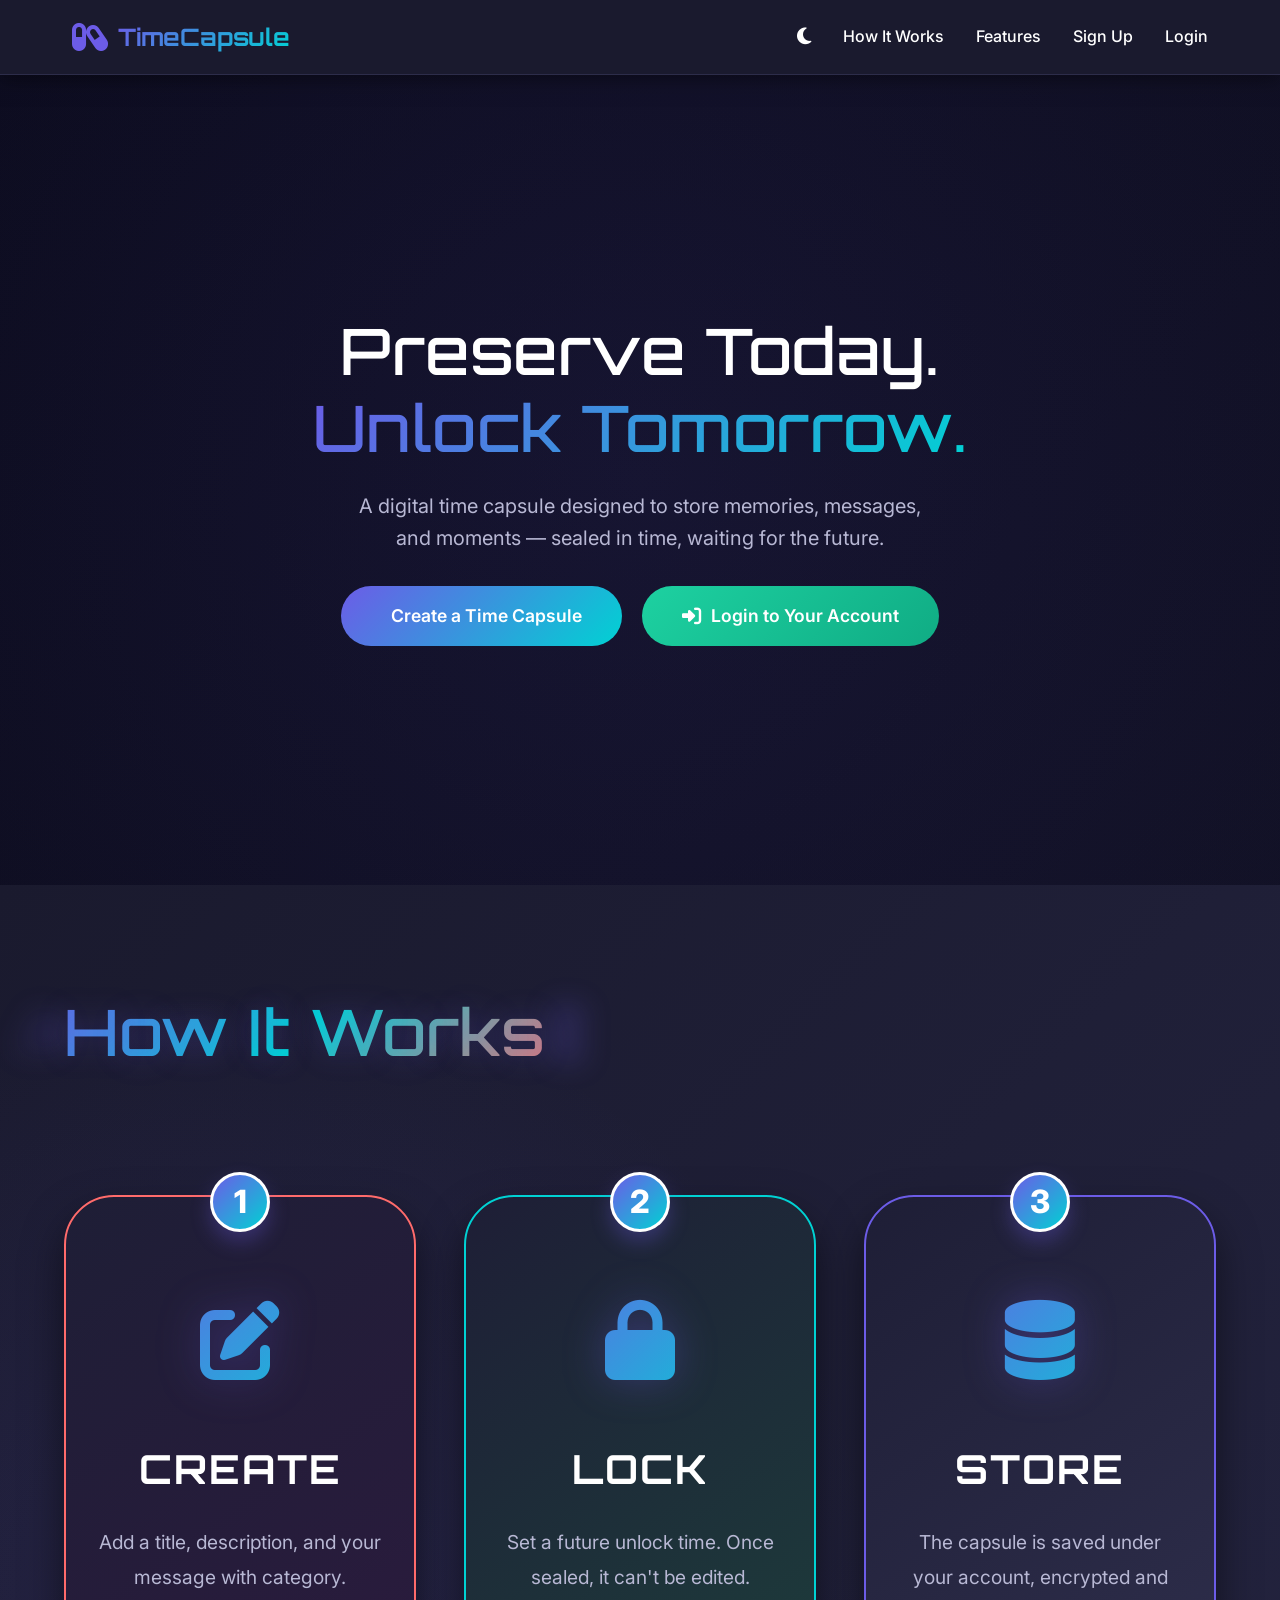
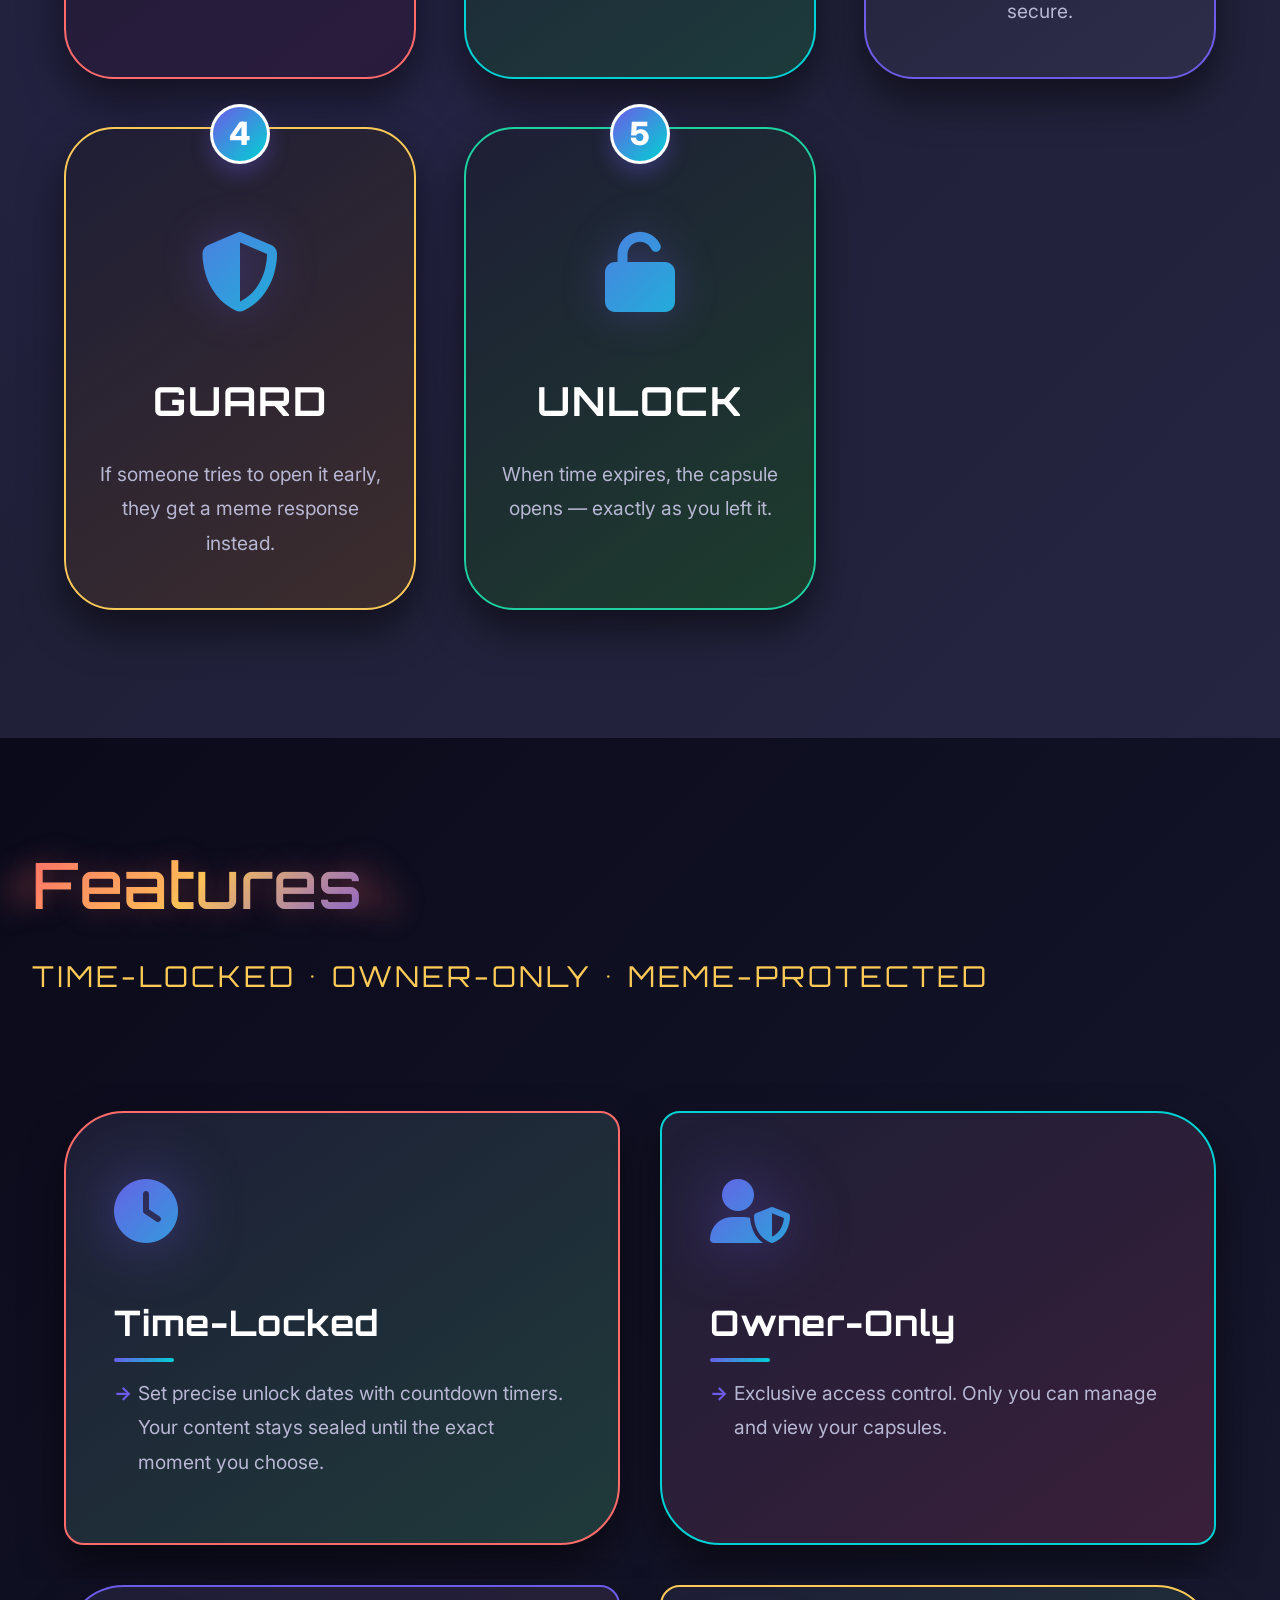
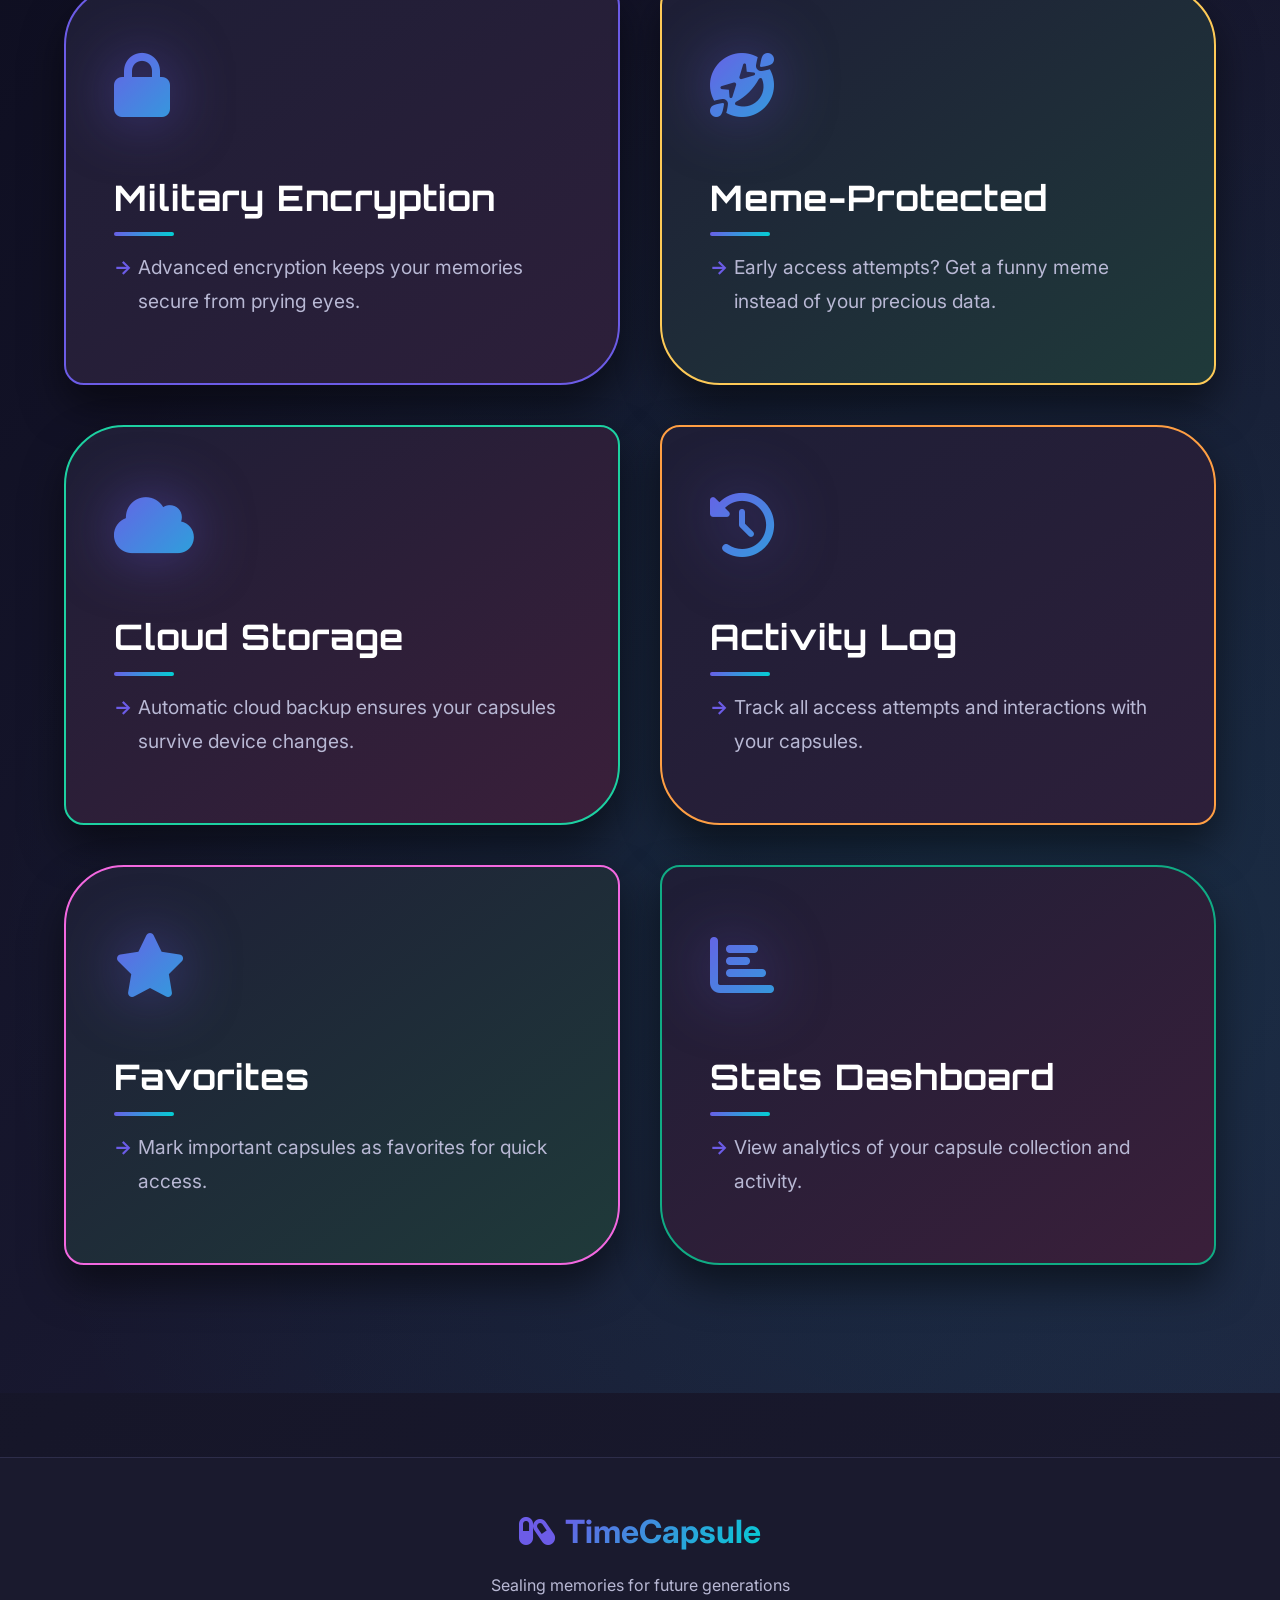
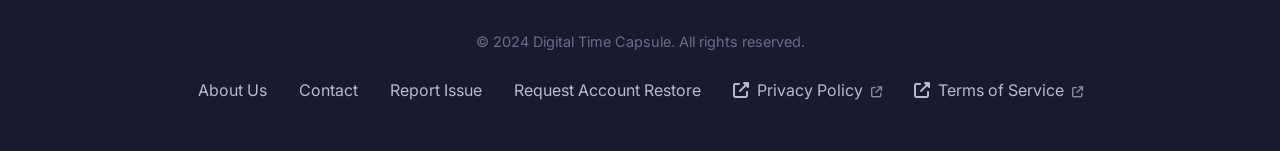
<file: public/landingpage.html>
<!DOCTYPE html>
<html lang="en">
    <head>
        <meta charset="UTF-8">
        <meta name="viewport" content="width=device-width, initial-scale=1.0">
        <title>Digital Time Capsule - Preserve Your Memories</title>
        <link rel="stylesheet" href="../css/styles.css">
        <link rel="preconnect" href="https://fonts.googleapis.com">
        <link rel="preconnect" href="https://fonts.gstatic.com" crossorigin>
        <link href="https://fonts.googleapis.com/css2?family=Orbitron:wght@400;500;700&family=Inter:wght@300;400;500;600&display=swap" rel="stylesheet">
        <link rel="stylesheet" href="https://cdnjs.cloudflare.com/ajax/libs/font-awesome/6.4.0/css/all.min.css">
        <link rel="icon" href="./assets/images/Time-capsule-logo.png" type="image/x-icon">
    </head>
    <body>
        <div id="transition-overlay" class="transition-overlay" style="opacity: 0; pointer-events: none;"></div>
        <!-- Header -->
        <header class="header">
            <nav class="nav-container">
                <div class="logo">
                    <i class="fas fa-capsules"></i>
                    <span>TimeCapsule</span>
                </div>
                <div class="nav-links">
                    <button id="dark-mode-toggle" class="nav-link theme-toggle-icon">
                        <i class="fas fa-moon"></i>
                    </button>
                    <a href="#how-it-works" class="nav-link">How It Works</a>
                    <a href="#features" class="nav-link">Features</a>
                    <a href="sign-up.html" class="nav-link">Sign Up</a>
                    <a href="login.html" class="nav-link">Login</a>
                </div>
            </nav>
        </header>

        <!-- Hero Section -->
        <main class="hero-section">
            <div class="hero-content">
                <h1 class="hero-title">Preserve Today. <span class="gradient-text">Unlock Tomorrow.</span></h1>
                <p class="hero-description">
                    A digital time capsule designed to store memories, messages, and moments — 
                    sealed in time, waiting for the future.
                </p>
                <div class="cta-buttons" style="display: flex; gap: 20px; justify-content: center; margin-top: 30px;">
                    <!-- Create Capsule CTA - Triggers Matrix transition to Sign Up -->
                    <a href="sign-up.html" onclick="event.preventDefault(); sessionStorage.setItem('fromTransition', 'true'); navigateWithMatrixTransition('sign-up.html', 'CREATING ACCOUNT');" class="cta-button">
                        <i class="fas fa-capsule"></i>
                        Create a Time Capsule
                    </a>
                    
                    <!-- Login CTA - Triggers Matrix transition to Login -->
                    <a href="login.html" onclick="event.preventDefault(); sessionStorage.setItem('fromTransition', 'true'); navigateWithMatrixTransition('login.html', 'OPENING LOGIN');" class="cta-button" style="background: linear-gradient(135deg, #1dd1a1, #10ac84);">
                        <i class="fas fa-sign-in-alt"></i>
                        Login to Your Account
                    </a>
                </div>
            </div>
        </main>

        <!-- How It Works Section -->
        <section class="how-it-works" id="how-it-works">
            <div class="section-header">
                <h2 class="section-title">How It Works</h2>
            </div>
            
            <div class="steps-container">
                <!-- Step 1 -->
                <div class="step">
                    <div class="step-number">1</div>
                    <div class="step-icon">
                        <i class="fas fa-edit"></i>
                    </div>
                    <h3 class="step-title">Create</h3>
                    <p class="step-description">Add a title, description, and your message with category.</p>
                </div>

                <!-- Step 2 -->
                <div class="step">
                    <div class="step-number">2</div>
                    <div class="step-icon">
                        <i class="fas fa-lock"></i>
                    </div>
                    <h3 class="step-title">Lock</h3>
                    <p class="step-description">Set a future unlock time. Once sealed, it can't be edited.</p>
                </div>

                <!-- Step 3 -->
                <div class="step">
                    <div class="step-number">3</div>
                    <div class="step-icon">
                        <i class="fas fa-database"></i>
                    </div>
                    <h3 class="step-title">Store</h3>
                    <p class="step-description">The capsule is saved under your account, encrypted and secure.</p>
                </div>

                <!-- Step 4 -->
                <div class="step">
                    <div class="step-number">4</div>
                    <div class="step-icon">
                        <i class="fas fa-shield-alt"></i>
                    </div>
                    <h3 class="step-title">Guard</h3>
                    <p class="step-description">If someone tries to open it early, they get a meme response instead.</p>
                </div>

                <!-- Step 5 -->
                <div class="step">
                    <div class="step-number">5</div>
                    <div class="step-icon">
                        <i class="fas fa-unlock"></i>
                    </div>
                    <h3 class="step-title">Unlock</h3>
                    <p class="step-description">When time expires, the capsule opens — exactly as you left it.</p>
                </div>
            </div>
        </section>

        <!-- Features Section -->
        <section class="features" id="features">
            <div class="section-header">
                <h2 class="section-title">Features</h2>
                <p class="section-subtitle">Time-Locked • Owner-Only • Meme-Protected</p>
            </div>
            
            <div class="features-grid">
                <div class="feature-card">
                    <div class="feature-icon">
                        <i class="fas fa-clock"></i>
                    </div>
                    <h3 class="feature-title">Time-Locked</h3>
                    <p class="feature-description">Set precise unlock dates with countdown timers. Your content stays sealed until the exact moment you choose.</p>
                </div>

                <div class="feature-card">
                    <div class="feature-icon">
                        <i class="fas fa-user-shield"></i>
                    </div>
                    <h3 class="feature-title">Owner-Only</h3>
                    <p class="feature-description">Exclusive access control. Only you can manage and view your capsules.</p>
                </div>

                <div class="feature-card">
                    <div class="feature-icon">
                        <i class="fas fa-lock"></i>
                    </div>
                    <h3 class="feature-title">Military Encryption</h3>
                    <p class="feature-description">Advanced encryption keeps your memories secure from prying eyes.</p>
                </div>

                <div class="feature-card">
                    <div class="feature-icon">
                        <i class="fas fa-grin-squint-tears"></i>
                    </div>
                    <h3 class="feature-title">Meme-Protected</h3>
                    <p class="feature-description">Early access attempts? Get a funny meme instead of your precious data.</p>
                </div>

                <div class="feature-card">
                    <div class="feature-icon">
                        <i class="fas fa-cloud"></i>
                    </div>
                    <h3 class="feature-title">Cloud Storage</h3>
                    <p class="feature-description">Automatic cloud backup ensures your capsules survive device changes.</p>
                </div>

                <div class="feature-card">
                    <div class="feature-icon">
                        <i class="fas fa-history"></i>
                    </div>
                    <h3 class="feature-title">Activity Log</h3>
                    <p class="feature-description">Track all access attempts and interactions with your capsules.</p>
                </div>

                <div class="feature-card">
                    <div class="feature-icon">
                        <i class="fas fa-star"></i>
                    </div>
                    <h3 class="feature-title">Favorites</h3>
                    <p class="feature-description">Mark important capsules as favorites for quick access.</p>
                </div>

                <div class="feature-card">
                    <div class="feature-icon">
                        <i class="fas fa-chart-bar"></i>
                    </div>
                    <h3 class="feature-title">Stats Dashboard</h3>
                    <p class="feature-description">View analytics of your capsule collection and activity.</p>
                </div>
            </div>
        </section>

        <!-- Footer -->
        <footer class="footer">
            <div class="footer-content">
                <div class="footer-logo">
                    <i class="fas fa-capsules"></i>
                    <span>TimeCapsule</span>
                </div>
                <p class="footer-tagline">Sealing memories for future generations</p>
                <p class="copyright">&copy; 2024 Digital Time Capsule. All rights reserved.</p>
                <div class="footer-links">
                    <a href="about.html" class="footer-link">About Us</a>
                    <a href="contact.html" class="footer-link">Contact</a>
                    <a href="#" class="footer-link" id="report-issue">Report Issue</a>
                    <a href="#" class="footer-link" id="request-restore">Request Account Restore</a>
                    <!-- Updated links to open TermsFeed URLs in new tab -->
                    <a href="https://www.termsfeed.com/live/e08066e3-01b1-42a9-b02a-b82a14f2c48a" 
                    target="_blank" 
                    rel="noopener noreferrer" 
                    class="footer-link">
                        <i class="fas fa-external-link-alt"></i> Privacy Policy
                    </a>
                    <a href="https://www.termsfeed.com/live/b3a0a3fc-7a9e-4487-b080-09ffd1bbfd40" 
                    target="_blank" 
                    rel="noopener noreferrer" 
                    class="footer-link">
                        <i class="fas fa-external-link-alt"></i> Terms of Service
                    </a>
                </div>
            </div>
        </footer>
        <script src="../js/utils.js"></script>
        <script src="../js/storage.js"></script>
        <script src="../js/auth.js"></script>
        <script src="../js/users.js"></script>
        <script src="../js/capsules.js"></script>
        <script src="../js/banSystem.js"></script>
        <script src="../js/admin.js"></script>
        <script src="../js/ui.js"></script>
        <script src="../js/app.js"></script>
        <script src="../js/userbase.js"></script>
        <script src="../js/transition.js"></script>
    </body>
</html>
</file>
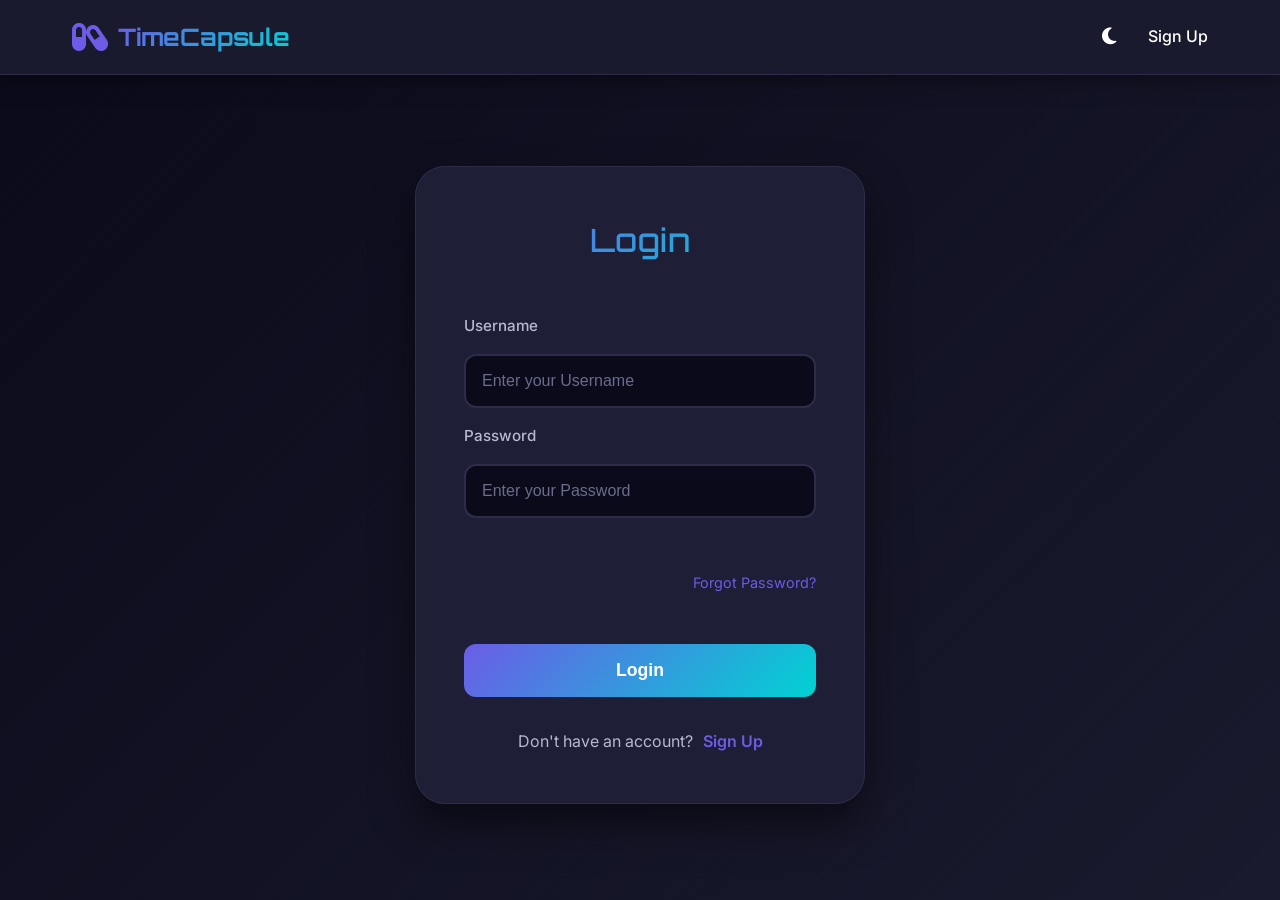
<file: public/login.html>
<!DOCTYPE html>
<html lang="en">
    <head>
        <meta charset="UTF-8">
        <meta name="viewport" content="width=device-width, initial-scale=1.0">
        <title>Digital Time Capsule - Login</title>
        <link rel="stylesheet" href="/css/styles.css">
        <link rel="preconnect" href="https://fonts.googleapis.com">
        <link rel="preconnect" href="https://fonts.gstatic.com" crossorigin>
        <link href="https://fonts.googleapis.com/css2?family=Orbitron:wght@400;500;700&family=Inter:wght@300;400;500;600&display=swap" rel="stylesheet">
        <link rel="stylesheet" href="https://cdnjs.cloudflare.com/ajax/libs/font-awesome/6.4.0/css/all.min.css">
        <link rel="icon" href="./assets/images/Time-capsule-logo.png" type="image/x-icon">
    </head>
    <body class="auth-page">
        <div id="transition-overlay" class="transition-overlay" style="opacity: 0; pointer-events: none;"></div>
        <header class="header">
            <nav class="nav-container">
                <div class="logo">
                    <i class="fas fa-capsules"></i>
                    <span>TimeCapsule</span>
                </div>
                <div class="nav-links">
                    <button id="dark-mode-toggle" class="nav-link theme-toggle-icon">
                        <i class="fas fa-moon"></i>
                    </button>
                    <a href="#" onclick="navigateWithMatrixTransition('sign-up.html'); sessionStorage.setItem('fromTransition', 'true'); return false;" class="nav-link">Sign Up</a>
                </div>
            </nav>
        </header>
        <main class="auth-main">
            <div class="auth-container">
                <fieldset>
                    <form class="login-form" id="loginForm" onsubmit="handleLoginWithTransition(event)">
                        <h3>Login</h3>
                        <label for="username">Username</label>
                        <input type="text" name="username" id="username" placeholder="Enter your Username" required>
                        <label for="password">Password</label>
                        <input type="password" name="password" id="password" placeholder="Enter your Password" required>
                        <p id="error"></p>
                        <div style="text-align: right; margin-bottom: 1rem;">
                            <a href="#" id="forgot-password-link" style="color: var(--dark-accent-primary); font-size: 0.9rem; text-decoration: none;">Forgot Password?</a>
                        </div>
                        <button id="LoginBtn" type="submit">Login</button>
                        <div class="auth-links">
                            <p>Don't have an account?</p>
                            <a href="#" onclick="navigateWithMatrixTransition('sign-up.html'); sessionStorage.setItem('fromTransition', 'true'); return false;">Sign Up</a>
                        </div>
                    </form>
                </fieldset>
            </div>
        </main>

        <!-- Forgot Password Modal -->
        <div id="forgot-password-modal" class="modal" style="display: none;">
            <div class="modal-content" style="max-width: 400px;">
                <span class="close" id="close-forgot-modal">&times;</span>
                <div id="forgot-step-1">
                    <h3><i class="fas fa-key"></i> Reset Password</h3>
                    <p style="margin-bottom: 1.5rem;">Enter your email address to receive a verification code.</p>
                    <div class="form-group">
                        <label for="reset-email">Email Address</label>
                        <input type="email" id="reset-email" placeholder="Enter your email" style="width: 100%; padding: 0.75rem; margin-bottom: 1rem;">
                    </div>
                    <button id="send-reset-code" class="btn-primary" style="width: 100%;">Send Verification Code</button>
                </div>
                
                <div id="forgot-step-2" style="display: none;">
                    <h3><i class="fas fa-shield-alt"></i> Verify Code</h3>
                    <p style="margin-bottom: 1.5rem;">Enter the 6-digit code sent to your email.</p>
                    <div class="form-group">
                        <label for="verification-code">Verification Code</label>
                        <input type="text" id="verification-code" placeholder="000000" maxlength="6" style="width: 100%; padding: 0.75rem; margin-bottom: 1rem; text-align: center; font-size: 1.5rem; letter-spacing: 5px;">
                    </div>
                    <p id="code-timer" style="text-align: center; color: var(--dark-accent-warning); margin-bottom: 1rem;">Code expires in 15:00</p>
                    <button id="verify-code" class="btn-primary" style="width: 100%; margin-bottom: 0.5rem;">Verify Code</button>
                    <button id="resend-code" class="btn-secondary" style="width: 100%;">Resend Code</button>
                </div>
                
                <div id="forgot-step-3" style="display: none;">
                    <h3><i class="fas fa-lock"></i> New Password</h3>
                    <p style="margin-bottom: 1.5rem;">Enter your new password.</p>
                    <div class="form-group">
                        <label for="new-password">New Password</label>
                        <input type="password" id="new-password" placeholder="Enter new password" style="width: 100%; padding: 0.75rem; margin-bottom: 1rem;">
                    </div>
                    <div class="form-group">
                        <label for="confirm-new-password">Confirm Password</label>
                        <input type="password" id="confirm-new-password" placeholder="Confirm new password" style="width: 100%; padding: 0.75rem; margin-bottom: 1rem;">
                    </div>
                    <button id="reset-password-btn" class="btn-primary" style="width: 100%;">Reset Password</button>
                </div>
            </div>
        </div>
        <script src="../js/utils.js"></script>
        <script src="../js/storage.js"></script>
        <script src="../js/auth.js"></script>
        <script src="../js/users.js"></script>
        <script src="../js/capsules.js"></script>
        <script src="../js/banSystem.js"></script>
        <script src="../js/admin.js"></script>
        <script src="../js/ui.js"></script>
        <script src="../js/app.js"></script>
        <script src="../js/transition.js"></script>
    </body>
</html>
</file>
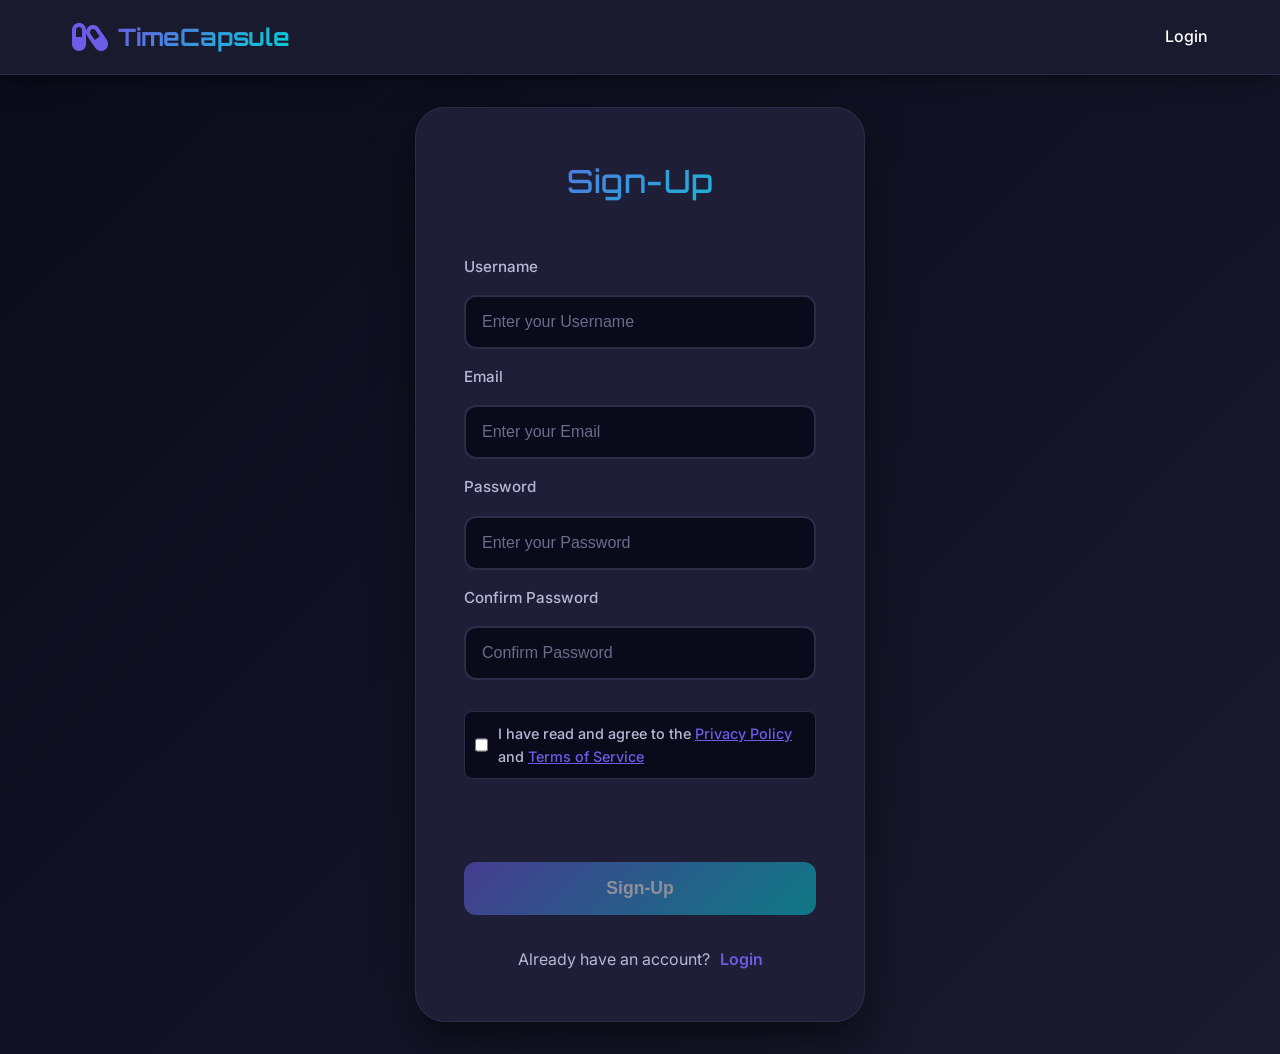
<file: public/sign-up.html>
<!DOCTYPE html>
<html lang="en">
    <head>
        <meta charset="UTF-8">
        <meta name="viewport" content="width=device-width, initial-scale=1.0">
        <title>Digital Time Capsule - Sign-Up</title>
        <link rel="stylesheet" href="/css/styles.css">
        <link rel="preconnect" href="https://fonts.googleapis.com">
        <link rel="preconnect" href="https://fonts.gstatic.com" crossorigin>
        <link href="https://fonts.googleapis.com/css2?family=Orbitron:wght@400;500;700&family=Inter:wght@300;400;500;600&display=swap" rel="stylesheet">
        <link rel="stylesheet" href="https://cdnjs.cloudflare.com/ajax/libs/font-awesome/6.4.0/css/all.min.css">
        <link rel="icon" href="./assets/images/Time-capsule-logo.png" type="image/x-icon">
    </head>
    <body class="auth-page">
        <div id="transition-overlay" class="transition-overlay" style="opacity: 0; pointer-events: none;"></div>
        <header class="header">
            <nav class="nav-container">
                <div class="logo">
                    <i class="fas fa-capsules"></i>
                    <span>TimeCapsule</span>
                </div>
                <div class="nav-links">
                    
                    <a href="#" onclick="navigateWithMatrixTransition('login.html'); sessionStorage.setItem('fromTransition', 'true'); return false;" class="nav-link">Login</a>
                </div>
            </nav>
        </header>
        <main class="auth-main">
            <div class="auth-container">
                <fieldset>
                    <form class="sign-up-form" onsubmit="handleSignUpWithTransition(event)">
                        <h3>Sign-Up</h3>
                        <label for="username">Username</label>
                        <input type="text" name="username" id="username" placeholder="Enter your Username" required>
                        <label for="email">Email</label>
                        <input type="email" name="email" id="email" placeholder="Enter your Email" required>
                        <label for="password">Password</label>
                        <input type="password" name="password" id="password" placeholder="Enter your Password" required>
                        <label for="confirm-password">Confirm Password</label>
                        <input type="password" name="confirm-password" id="confirm-password" placeholder="Confirm Password" required>
                        
                        <!-- Terms and Conditions Checkbox -->
                        <div class="checkbox-container" style="display: flex; align-items: center; gap: 10px; margin: 15px 0; padding: 10px; background: var(--dark-bg-primary); border-radius: 8px;">
                            <input type="checkbox" id="terms-checkbox" name="terms" required style="width: 18px; height: 18px; cursor: pointer;">
                            <label for="terms-checkbox" style="color: var(--dark-text-secondary); font-size: 0.9rem; cursor: pointer;">
                                I have read and agree to the 
                                <a href="https://www.termsfeed.com/live/e08066e3-01b1-42a9-b02a-b82a14f2c48a" target="_blank" style="color: var(--dark-accent-primary);">Privacy Policy</a> 
                                and 
                                <a href="https://www.termsfeed.com/live/b3a0a3fc-7a9e-4487-b080-09ffd1bbfd40" target="_blank" style="color: var(--dark-accent-primary);">Terms of Service</a>
                            </label>
                        </div>
                        
                        <p id="error"></p>
                        <button id="Sign-Up-Btn" type="submit">Sign-Up</button>
                        <div class="auth-links">
                            <p>Already have an account?</p>
                            <a href="#" onclick="navigateWithMatrixTransition('login.html'); sessionStorage.setItem('fromTransition', 'true'); return false;">Login</a>
                        </div>
                    </form>
                </fieldset>
            </div>
        </main>
        <script src="../js/utils.js"></script>
        <script src="../js/storage.js"></script>
        <script src="../js/auth.js"></script>
        <script src="../js/users.js"></script>
        <script src="../js/capsules.js"></script>
        <script src="../js/banSystem.js"></script>
        <script src="../js/admin.js"></script>
        <script src="../js/ui.js"></script>
        <script src="../js/app.js"></script>
        <script src="../js/transition.js"></script>
    </body>
</html>
</file>
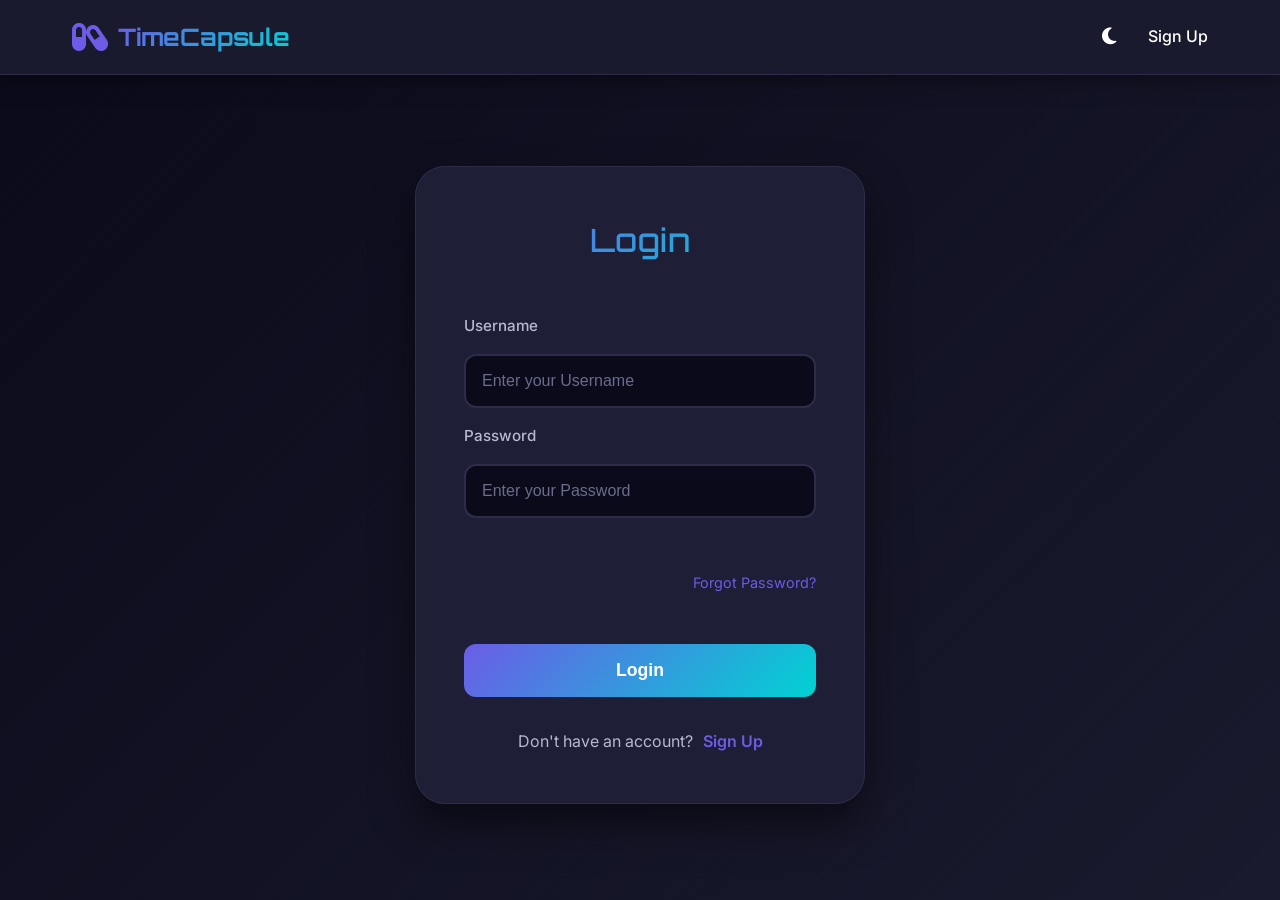
<file: public/userbase.html>
<!DOCTYPE html>
<html lang="en">
    <head>
        <meta charset="UTF-8">
        <meta name="viewport" content="width=device-width, initial-scale=1.0">
        <title>Discover Users - TimeCapsule</title>
        <link rel="stylesheet" href="../css/styles.css">
        <link rel="preconnect" href="https://fonts.googleapis.com">
        <link rel="preconnect" href="https://fonts.gstatic.com" crossorigin>
        <link href="https://fonts.googleapis.com/css2?family=Orbitron:wght@400;500;700&family=Inter:wght@300;400;500;600&display=swap" rel="stylesheet">
        <link rel="stylesheet" href="https://cdnjs.cloudflare.com/ajax/libs/font-awesome/6.4.0/css/all.min.css">
        <link rel="icon" href="./assets/images/Time-capsule-logo.png" type="image/x-icon">
    </head>
    <body>
        <div id="transition-overlay" class="transition-overlay" style="opacity: 0; pointer-events: none;"></div>
        <header class="header">
            <nav class="nav-container">
                <div class="logo">
                    <i class="fas fa-capsules"></i>
                    <span>TimeCapsule</span>
                </div>
                <div class="nav-links">
                    <button id="dark-mode-toggle" class="nav-link theme-toggle-icon">
                        <i class="fas fa-moon"></i>
                    </button>
                    <a href="Homepage.html" onclick="event.preventDefault(); sessionStorage.setItem('fromTransition', 'true'); navigateWithMatrixTransition('Homepage.html', 'RETURNING HOME');" class="nav-link">Dashboard</a>
                    <a href="userbase.html" class="nav-link active">Discover</a>
                    <a href="#" onclick="event.preventDefault(); handleLogout();" class="nav-link" id="logout">Logout</a>
                </div>
            </nav>
        </header>

        <main class="userbase-container">
            <!-- Header Section -->
            <div class="userbase-header">
                <h1><i class="fas fa-users"></i> Discover Users</h1>
                <p>Connect with other time travelers and share memories together</p>
                
                <div class="userbase-stats">
                    <div class="userbase-stat">
                        <div class="stat-value" id="total-users">0</div>
                        <div class="stat-label">Total Users</div>
                    </div>
                    <div class="userbase-stat">
                        <div class="stat-value" id="online-users">0</div>
                        <div class="stat-label">Online Now</div>
                    </div>
                    <div class="userbase-stat">
                        <div class="stat-value" id="your-friends">0</div>
                        <div class="stat-label">Your Friends</div>
                    </div>
                </div>
            </div>

            <!-- Search and Filter Section -->
            <div class="userbase-search-section">
                <div class="userbase-search-box">
                    <i class="fas fa-search"></i>
                    <input type="text" id="user-search" placeholder="Search by username...">
                </div>
                
                <div class="userbase-filters">
                    <button class="userbase-filter-tag active" data-filter="all">
                        <i class="fas fa-globe"></i> All Users
                    </button>
                    <button class="userbase-filter-tag" data-filter="friends">
                        <i class="fas fa-user-friends"></i> Friends
                    </button>
                    <button class="userbase-filter-tag" data-filter="pending">
                        <i class="fas fa-clock"></i> Pending
                    </button>
                    <button class="userbase-filter-tag" data-filter="received">
                        <i class="fas fa-inbox"></i> Received
                    </button>
                    <button class="userbase-filter-tag" data-filter="new">
                        <i class="fas fa-star"></i> New Users
                    </button>
                </div>
            </div>

            <!-- Users Grid -->
            <div id="users-grid" class="userbase-grid">
                <!-- Users will be loaded here dynamically -->
                <div class="userbase-loading">
                    <div class="spinner"></div>
                    <p>Loading users...</p>
                </div>
            </div>
        </main>

        <!-- Friend Request Modal -->
        <div id="friend-request-modal" class="modal friend-request-modal">
            <div class="modal-content">
                <span class="close" onclick="closeFriendRequestModal()">&times;</span>
                <h3><i class="fas fa-user-plus" style="color: #feca57;"></i> Friend Request</h3>
                <div id="friend-request-content">
                    <!-- Dynamic content will be inserted here -->
                </div>
            </div>
        </div>

        <!-- Success Notification -->
        <div id="request-success" class="toast" style="position: fixed; top: 20px; right: 20px; z-index: 10000; display: none;">
            <i class="fas fa-check-circle"></i>
            <span>Request sent successfully!</span>
        </div>

        <script src="../js/utils.js"></script>
        <script src="../js/storage.js"></script>
        <script src="../js/auth.js"></script>
        <script src="../js/users.js"></script>
        <script src="../js/capsules.js"></script>
        <script src="../js/banSystem.js"></script>
        <script src="../js/admin.js"></script>
        <script src="../js/ui.js"></script>
        <script src="../js/app.js"></script>
        <script src="../js/userbase.js"></script>
        <script src="../js/transition.js"></script>
    </body>
</html>
</file>
<file: css/styles.css>
/* main.css - Main import file for all styles */

@import url('variables.css');
@import url('base.css');
@import url('header.css');
@import url('hero.css');
@import url('sections.css');
@import url('features.css');
@import url('auth.css');
@import url('homepage.css');
@import url('capsules.css');
@import url('modals.css');
@import url('friend-system.css');
@import url('about-contact.css');
@import url('footer.css');
@import url('toasts.css');
@import url('animations.css');
@import url('ban-system.css');
@import url('utilities.css');
@import url('profile.css');
@import url('security.css');
@import url('version-history.css');
@import url('admin-panel.css');
@import url('investigation.css');
@import url('userbase.css');
@import url('notifications.css');
@import url('collaboration.css');
@import url('transitions.css');
@import url('loading.css');
@import url('responsive.css');
@import url('print.css');
</file>
